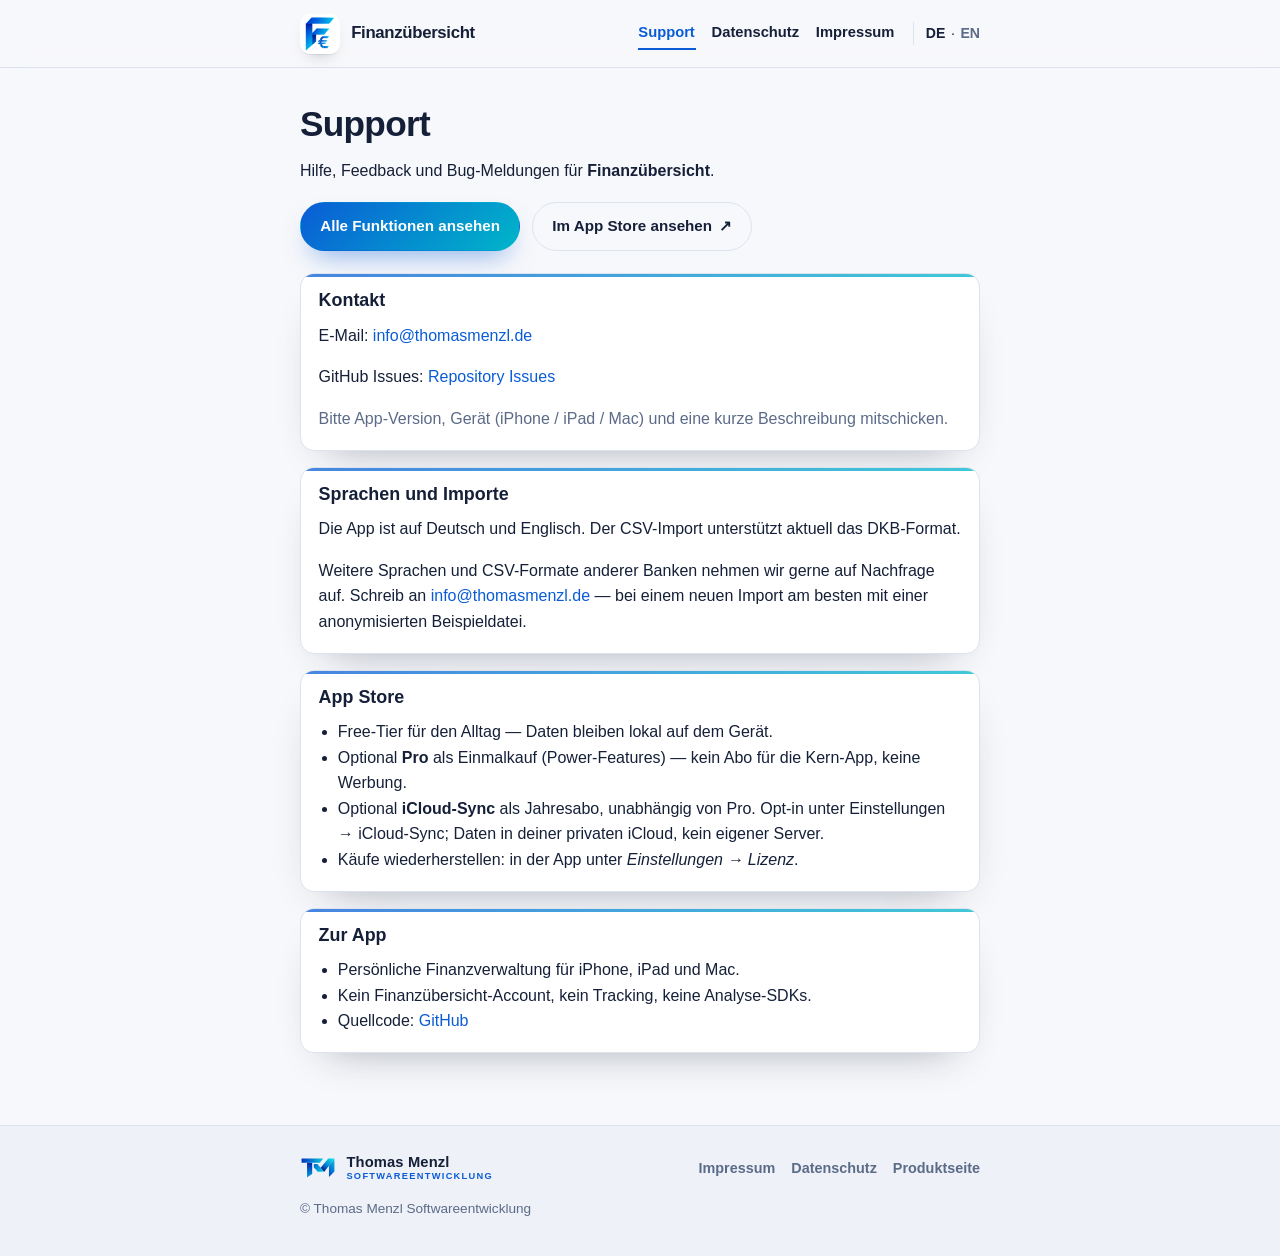
<file: index.html>
<!DOCTYPE html>
<html lang="de">
<head>
  <meta charset="utf-8" />
  <meta name="viewport" content="width=device-width, initial-scale=1" />
  <title>Finanzübersicht — Support</title>
  <meta name="description" content="Support, Hilfe und Kontakt für die App Finanzübersicht." />
  <meta name="color-scheme" content="light dark" />
  <meta name="theme-color" content="#f7f8fb" media="(prefers-color-scheme: light)" />
  <meta name="theme-color" content="#0b1020" media="(prefers-color-scheme: dark)" />
  <link rel="icon" href="assets/logo-thomas-menzl-icon.svg" type="image/svg+xml" />
  <link rel="alternate icon" href="assets/favicon.png" type="image/png" />
  <link rel="apple-touch-icon" href="assets/apple-touch-icon.png" />
  <link rel="stylesheet" href="styles.css" />
  <link rel="alternate" hreflang="de" href="index.html" />
  <link rel="alternate" hreflang="en" href="en/index.html" />
</head>
<body>
  <a class="skip-link" href="#main">Zum Inhalt springen</a>

  <header class="site-header">
    <div class="header-inner">
      <a class="product-brand" href="index.html">
        <img class="app-mark" src="assets/app-icon.png" alt="" width="40" height="40" />
        <span class="product-name">Finanzübersicht</span>
      </a>
      <nav class="primary-nav" aria-label="Hauptnavigation">
        <a href="index.html" aria-current="page">Support</a>
        <a href="privacy.html">Datenschutz</a>
        <a href="impressum.html">Impressum</a>
        <span class="lang-switch" aria-label="Sprache">
          <a href="index.html" aria-current="true" lang="de">DE</a>
          <span aria-hidden="true">·</span>
          <a href="en/index.html" lang="en" hreflang="en">EN</a>
        </span>
      </nav>
    </div>
  </header>

  <main id="main" class="page">
    <div class="page-intro">
      <h1>Support</h1>
      <p>Hilfe, Feedback und Bug-Meldungen für <strong>Finanzübersicht</strong>.</p>
      <div class="cta-group">
        <a class="btn btn-primary" href="https://thomasmenzl.de/finanzuebersicht/">
          Alle Funktionen ansehen
        </a>
        <a class="btn btn-secondary" href="https://apps.apple.com/de/app/meine-finanzübersicht/id6796250291">
          Im App Store ansehen <span aria-hidden="true">↗</span>
        </a>
      </div>
    </div>

    <section class="content-card">
      <h2>Kontakt</h2>
      <p>
        E-Mail:
        <a href="mailto:info@thomasmenzl.de">info@thomasmenzl.de</a>
      </p>
      <p>
        GitHub Issues:
        <a href="https://github.com/Thomas-Menzl-Softwareentwicklung/finanzuebersicht/issues">Repository Issues</a>
      </p>
      <p class="muted">Bitte App-Version, Gerät (iPhone / iPad / Mac) und eine kurze Beschreibung mitschicken.</p>
    </section>

    <section class="content-card">
      <h2>Sprachen und Importe</h2>
      <p>Die App ist auf Deutsch und Englisch. Der CSV-Import unterstützt aktuell das DKB-Format.</p>
      <p>Weitere Sprachen und CSV-Formate anderer Banken nehmen wir gerne auf Nachfrage auf. Schreib an <a href="mailto:info@thomasmenzl.de?subject=Finanz%C3%BCbersicht%20Sprache">info@thomasmenzl.de</a> — bei einem neuen Import am besten mit einer anonymisierten Beispieldatei.</p>
    </section>

    <section class="content-card">
      <h2>App Store</h2>
      <ul>
        <li>Free-Tier für den Alltag — Daten bleiben lokal auf dem Gerät.</li>
        <li>Optional <strong>Pro</strong> als Einmalkauf (Power-Features) — kein Abo für die Kern-App, keine Werbung.</li>
        <li>Optional <strong>iCloud-Sync</strong> als Jahresabo, unabhängig von Pro. Opt-in unter Einstellungen → iCloud-Sync; Daten in deiner privaten iCloud, kein eigener Server.</li>
        <li>Käufe wiederherstellen: in der App unter <em>Einstellungen → Lizenz</em>.</li>
      </ul>
    </section>

    <section class="content-card">
      <h2>Zur App</h2>
      <ul>
        <li>Persönliche Finanzverwaltung für iPhone, iPad und Mac.</li>
        <li>Kein Finanzübersicht-Account, kein Tracking, keine Analyse-SDKs.</li>
        <li>Quellcode: <a href="https://github.com/Thomas-Menzl-Softwareentwicklung/finanzuebersicht">GitHub</a></li>
      </ul>
    </section>
  </main>

  <footer class="site-footer">
    <div class="footer-inner">
      <a class="brand" href="https://thomasmenzl.de/" aria-label="Thomas Menzl Softwareentwicklung">
        <img class="brand-mark" src="assets/logo-thomas-menzl-icon.svg" alt="" width="50" height="30" />
        <span class="brand-text">
          <span class="brand-name">Thomas Menzl</span>
          <span class="brand-sub">Softwareentwicklung</span>
        </span>
      </a>
      <nav class="footer-nav" aria-label="Footer-Navigation">
        <a href="impressum.html">Impressum</a>
        <a href="privacy.html">Datenschutz</a>
        <a href="https://thomasmenzl.de/finanzuebersicht/">Produktseite</a>
      </nav>
      <p class="footer-copy">© Thomas Menzl Softwareentwicklung</p>
    </div>
  </footer>
</body>
</html>
</file>
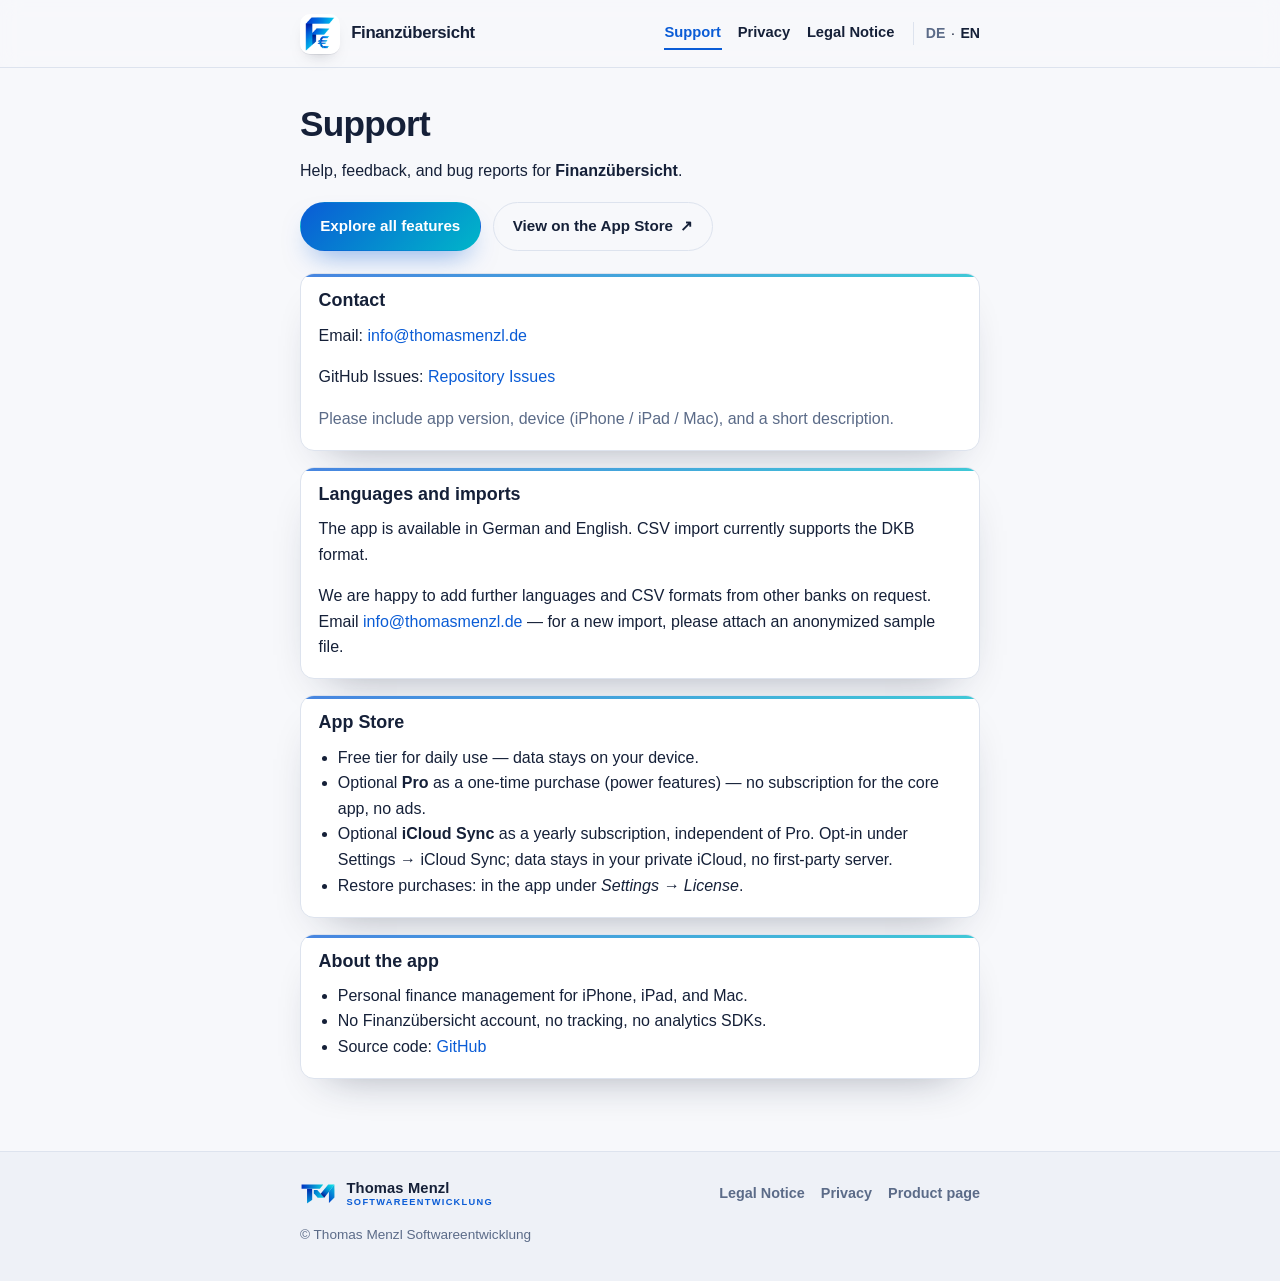
<file: en/index.html>
<!DOCTYPE html>
<html lang="en">
<head>
  <meta charset="utf-8" />
  <meta name="viewport" content="width=device-width, initial-scale=1" />
  <title>Finanzübersicht — Support</title>
  <meta name="description" content="Support, help, and contact for the Finanzübersicht app." />
  <meta name="color-scheme" content="light dark" />
  <meta name="theme-color" content="#f7f8fb" media="(prefers-color-scheme: light)" />
  <meta name="theme-color" content="#0b1020" media="(prefers-color-scheme: dark)" />
  <link rel="icon" href="../assets/logo-thomas-menzl-icon.svg" type="image/svg+xml" />
  <link rel="alternate icon" href="../assets/favicon.png" type="image/png" />
  <link rel="apple-touch-icon" href="../assets/apple-touch-icon.png" />
  <link rel="stylesheet" href="../styles.css" />
  <link rel="alternate" hreflang="de" href="../index.html" />
  <link rel="alternate" hreflang="en" href="index.html" />
</head>
<body>
  <a class="skip-link" href="#main">Skip to content</a>

  <header class="site-header">
    <div class="header-inner">
      <a class="product-brand" href="index.html">
        <img class="app-mark" src="../assets/app-icon.png" alt="" width="40" height="40" />
        <span class="product-name">Finanzübersicht</span>
      </a>
      <nav class="primary-nav" aria-label="Main navigation">
        <a href="index.html" aria-current="page">Support</a>
        <a href="privacy.html">Privacy</a>
        <a href="impressum.html">Legal Notice</a>
        <span class="lang-switch" aria-label="Language">
          <a href="../index.html" lang="de" hreflang="de">DE</a>
          <span aria-hidden="true">·</span>
          <a href="index.html" aria-current="true" lang="en">EN</a>
        </span>
      </nav>
    </div>
  </header>

  <main id="main" class="page">
    <div class="page-intro">
      <h1>Support</h1>
      <p>Help, feedback, and bug reports for <strong>Finanzübersicht</strong>.</p>
      <div class="cta-group">
        <a class="btn btn-primary" href="https://thomasmenzl.de/finanzuebersicht/en/">
          Explore all features
        </a>
        <a class="btn btn-secondary" href="https://apps.apple.com/app/id6796250291">
          View on the App Store <span aria-hidden="true">↗</span>
        </a>
      </div>
    </div>

    <section class="content-card">
      <h2>Contact</h2>
      <p>
        Email:
        <a href="mailto:info@thomasmenzl.de">info@thomasmenzl.de</a>
      </p>
      <p>
        GitHub Issues:
        <a href="https://github.com/Thomas-Menzl-Softwareentwicklung/finanzuebersicht/issues">Repository Issues</a>
      </p>
      <p class="muted">Please include app version, device (iPhone / iPad / Mac), and a short description.</p>
    </section>

    <section class="content-card">
      <h2>Languages and imports</h2>
      <p>The app is available in German and English. CSV import currently supports the DKB format.</p>
      <p>We are happy to add further languages and CSV formats from other banks on request. Email <a href="mailto:info@thomasmenzl.de?subject=Finanz%C3%BCbersicht%20language">info@thomasmenzl.de</a> — for a new import, please attach an anonymized sample file.</p>
    </section>

    <section class="content-card">
      <h2>App Store</h2>
      <ul>
        <li>Free tier for daily use — data stays on your device.</li>
        <li>Optional <strong>Pro</strong> as a one-time purchase (power features) — no subscription for the core app, no ads.</li>
        <li>Optional <strong>iCloud Sync</strong> as a yearly subscription, independent of Pro. Opt-in under Settings → iCloud Sync; data stays in your private iCloud, no first-party server.</li>
        <li>Restore purchases: in the app under <em>Settings → License</em>.</li>
      </ul>
    </section>

    <section class="content-card">
      <h2>About the app</h2>
      <ul>
        <li>Personal finance management for iPhone, iPad, and Mac.</li>
        <li>No Finanzübersicht account, no tracking, no analytics SDKs.</li>
        <li>Source code: <a href="https://github.com/Thomas-Menzl-Softwareentwicklung/finanzuebersicht">GitHub</a></li>
      </ul>
    </section>
  </main>

  <footer class="site-footer">
    <div class="footer-inner">
      <a class="brand" href="https://thomasmenzl.de/" aria-label="Thomas Menzl Softwareentwicklung">
        <img class="brand-mark" src="../assets/logo-thomas-menzl-icon.svg" alt="" width="50" height="30" />
        <span class="brand-text">
          <span class="brand-name">Thomas Menzl</span>
          <span class="brand-sub">Softwareentwicklung</span>
        </span>
      </a>
      <nav class="footer-nav" aria-label="Footer navigation">
        <a href="impressum.html">Legal Notice</a>
        <a href="privacy.html">Privacy</a>
        <a href="https://thomasmenzl.de/finanzuebersicht/en/">Product page</a>
      </nav>
      <p class="footer-copy">© Thomas Menzl Softwareentwicklung</p>
    </div>
  </footer>
</body>
</html>
</file>
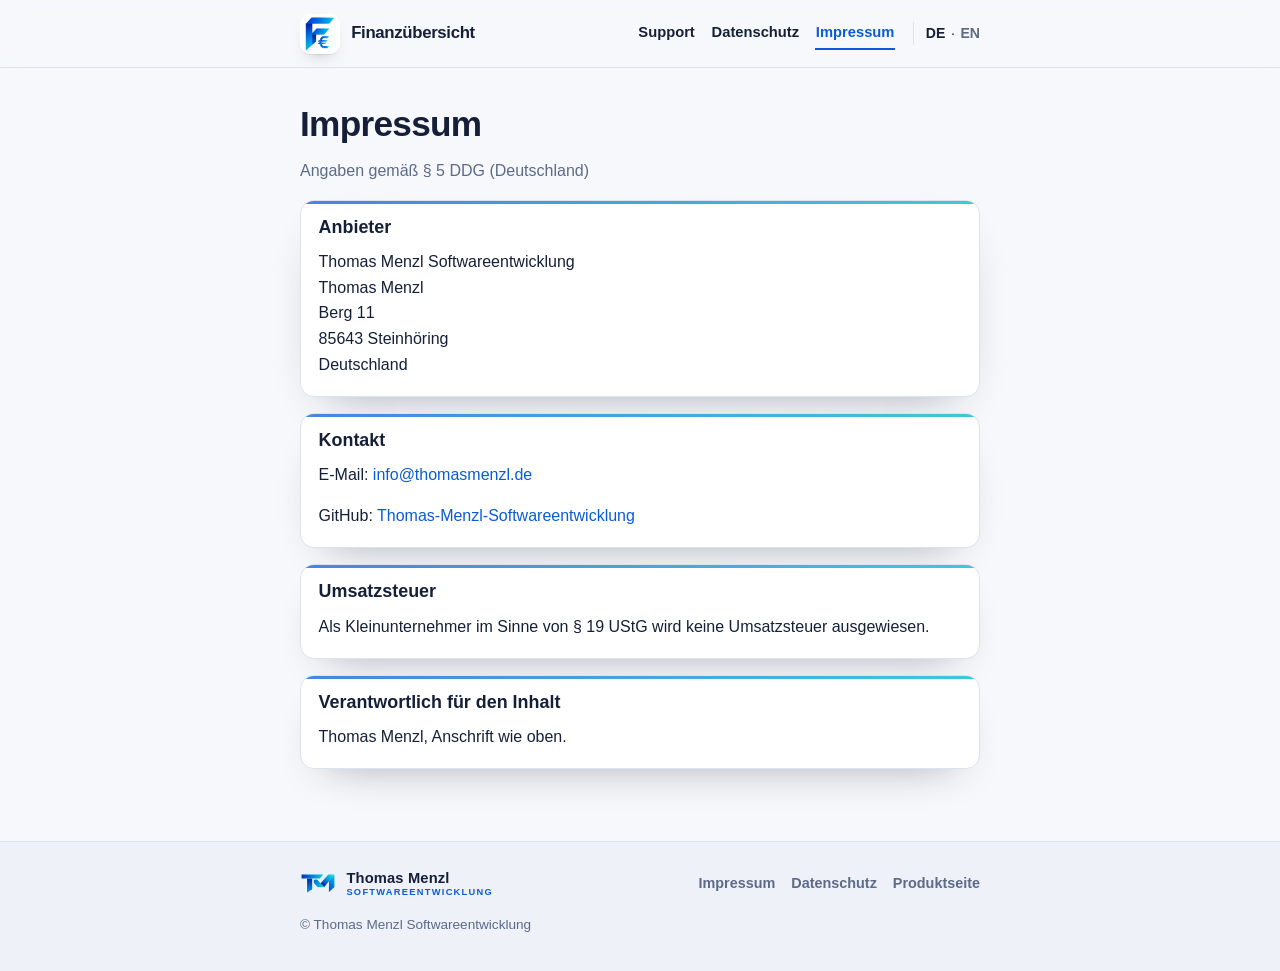
<file: impressum.html>
<!DOCTYPE html>
<html lang="de">
<head>
  <meta charset="utf-8" />
  <meta name="viewport" content="width=device-width, initial-scale=1" />
  <title>Impressum — Thomas Menzl Softwareentwicklung</title>
  <meta name="description" content="Impressum für Finanzübersicht / Thomas Menzl Softwareentwicklung." />
  <meta name="color-scheme" content="light dark" />
  <meta name="theme-color" content="#f7f8fb" media="(prefers-color-scheme: light)" />
  <meta name="theme-color" content="#0b1020" media="(prefers-color-scheme: dark)" />
  <link rel="icon" href="assets/logo-thomas-menzl-icon.svg" type="image/svg+xml" />
  <link rel="alternate icon" href="assets/favicon.png" type="image/png" />
  <link rel="apple-touch-icon" href="assets/apple-touch-icon.png" />
  <link rel="stylesheet" href="styles.css" />
  <link rel="alternate" hreflang="de" href="impressum.html" />
  <link rel="alternate" hreflang="en" href="en/impressum.html" />
</head>
<body>
  <a class="skip-link" href="#main">Zum Inhalt springen</a>

  <header class="site-header">
    <div class="header-inner">
      <a class="product-brand" href="index.html">
        <img class="app-mark" src="assets/app-icon.png" alt="" width="40" height="40" />
        <span class="product-name">Finanzübersicht</span>
      </a>
      <nav class="primary-nav" aria-label="Hauptnavigation">
        <a href="index.html">Support</a>
        <a href="privacy.html">Datenschutz</a>
        <a href="impressum.html" aria-current="page">Impressum</a>
        <span class="lang-switch" aria-label="Sprache">
          <a href="impressum.html" aria-current="true" lang="de">DE</a>
          <span aria-hidden="true">·</span>
          <a href="en/impressum.html" lang="en" hreflang="en">EN</a>
        </span>
      </nav>
    </div>
  </header>

  <main id="main" class="page">
    <h1>Impressum</h1>
    <p class="muted">Angaben gemäß § 5 DDG (Deutschland)</p>

    <section class="content-card">
      <h2>Anbieter</h2>
      <p>
        Thomas Menzl Softwareentwicklung<br />
        Thomas Menzl<br />
        Berg 11<br />
        85643 Steinhöring<br />
        Deutschland
      </p>
    </section>

    <section class="content-card">
      <h2>Kontakt</h2>
      <p>
        E-Mail:
        <a href="mailto:info@thomasmenzl.de">info@thomasmenzl.de</a>
      </p>
      <p>
        GitHub:
        <a href="https://github.com/Thomas-Menzl-Softwareentwicklung">Thomas-Menzl-Softwareentwicklung</a>
      </p>
    </section>

    <section class="content-card">
      <h2>Umsatzsteuer</h2>
      <p>
        Als Kleinunternehmer im Sinne von § 19 UStG wird keine Umsatzsteuer ausgewiesen.
      </p>
    </section>

    <section class="content-card">
      <h2>Verantwortlich für den Inhalt</h2>
      <p>Thomas Menzl, Anschrift wie oben.</p>
    </section>
  </main>

  <footer class="site-footer">
    <div class="footer-inner">
      <a class="brand" href="https://thomasmenzl.de/" aria-label="Thomas Menzl Softwareentwicklung">
        <img class="brand-mark" src="assets/logo-thomas-menzl-icon.svg" alt="" width="50" height="30" />
        <span class="brand-text">
          <span class="brand-name">Thomas Menzl</span>
          <span class="brand-sub">Softwareentwicklung</span>
        </span>
      </a>
      <nav class="footer-nav" aria-label="Footer-Navigation">
        <a href="impressum.html">Impressum</a>
        <a href="privacy.html">Datenschutz</a>
        <a href="https://thomasmenzl.de/finanzuebersicht/">Produktseite</a>
      </nav>
      <p class="footer-copy">© Thomas Menzl Softwareentwicklung</p>
    </div>
  </footer>
</body>
</html>
</file>
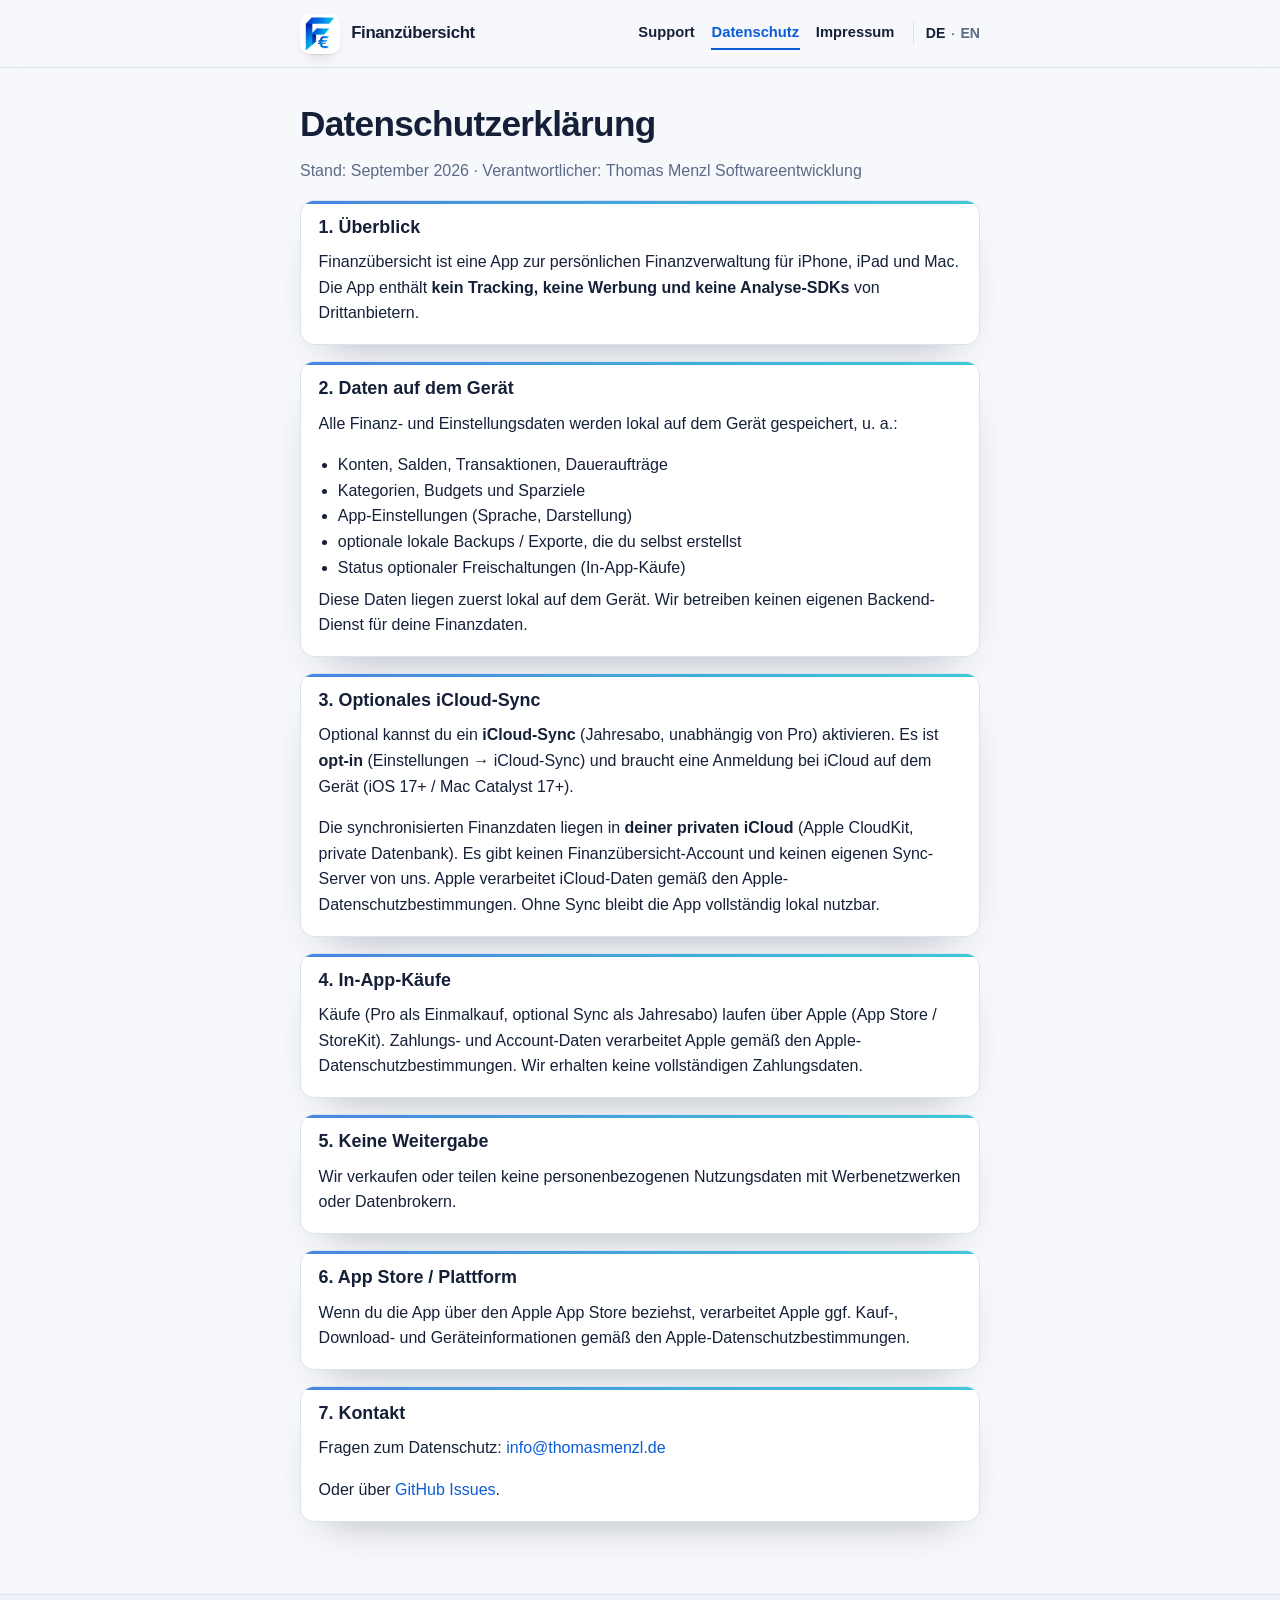
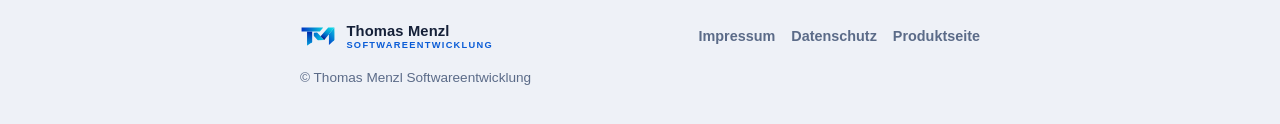
<file: privacy.html>
<!DOCTYPE html>
<html lang="de">
<head>
  <meta charset="utf-8" />
  <meta name="viewport" content="width=device-width, initial-scale=1" />
  <title>Finanzübersicht — Datenschutzerklärung</title>
  <meta name="description" content="Datenschutzerklärung der App Finanzübersicht." />
  <meta name="color-scheme" content="light dark" />
  <meta name="theme-color" content="#f7f8fb" media="(prefers-color-scheme: light)" />
  <meta name="theme-color" content="#0b1020" media="(prefers-color-scheme: dark)" />
  <link rel="icon" href="assets/logo-thomas-menzl-icon.svg" type="image/svg+xml" />
  <link rel="alternate icon" href="assets/favicon.png" type="image/png" />
  <link rel="apple-touch-icon" href="assets/apple-touch-icon.png" />
  <link rel="stylesheet" href="styles.css" />
  <link rel="alternate" hreflang="de" href="privacy.html" />
  <link rel="alternate" hreflang="en" href="en/privacy.html" />
</head>
<body>
  <a class="skip-link" href="#main">Zum Inhalt springen</a>

  <header class="site-header">
    <div class="header-inner">
      <a class="product-brand" href="index.html">
        <img class="app-mark" src="assets/app-icon.png" alt="" width="40" height="40" />
        <span class="product-name">Finanzübersicht</span>
      </a>
      <nav class="primary-nav" aria-label="Hauptnavigation">
        <a href="index.html">Support</a>
        <a href="privacy.html" aria-current="page">Datenschutz</a>
        <a href="impressum.html">Impressum</a>
        <span class="lang-switch" aria-label="Sprache">
          <a href="privacy.html" aria-current="true" lang="de">DE</a>
          <span aria-hidden="true">·</span>
          <a href="en/privacy.html" lang="en" hreflang="en">EN</a>
        </span>
      </nav>
    </div>
  </header>

  <main id="main" class="page">
    <h1>Datenschutzerklärung</h1>
    <p class="muted">Stand: September 2026 · Verantwortlicher: Thomas Menzl Softwareentwicklung</p>

    <section class="content-card">
      <h2>1. Überblick</h2>
      <p>
        Finanzübersicht ist eine App zur persönlichen Finanzverwaltung für iPhone, iPad und Mac.
        Die App enthält <strong>kein Tracking, keine Werbung und keine Analyse-SDKs</strong> von Drittanbietern.
      </p>
    </section>

    <section class="content-card">
      <h2>2. Daten auf dem Gerät</h2>
      <p>Alle Finanz- und Einstellungsdaten werden lokal auf dem Gerät gespeichert, u. a.:</p>
      <ul>
        <li>Konten, Salden, Transaktionen, Daueraufträge</li>
        <li>Kategorien, Budgets und Sparziele</li>
        <li>App-Einstellungen (Sprache, Darstellung)</li>
        <li>optionale lokale Backups / Exporte, die du selbst erstellst</li>
        <li>Status optionaler Freischaltungen (In‑App‑Käufe)</li>
      </ul>
      <p>
        Diese Daten liegen zuerst lokal auf dem Gerät. Wir betreiben keinen eigenen
        Backend-Dienst für deine Finanzdaten.
      </p>
    </section>

    <section class="content-card">
      <h2>3. Optionales iCloud-Sync</h2>
      <p>
        Optional kannst du ein <strong>iCloud-Sync</strong> (Jahresabo, unabhängig von Pro) aktivieren.
        Es ist <strong>opt-in</strong> (Einstellungen → iCloud-Sync) und braucht eine Anmeldung bei
        iCloud auf dem Gerät (iOS 17+ / Mac Catalyst 17+).
      </p>
      <p>
        Die synchronisierten Finanzdaten liegen in <strong>deiner privaten iCloud</strong>
        (Apple CloudKit, private Datenbank). Es gibt keinen Finanzübersicht-Account und keinen
        eigenen Sync-Server von uns. Apple verarbeitet iCloud-Daten gemäß den
        Apple-Datenschutzbestimmungen. Ohne Sync bleibt die App vollständig lokal nutzbar.
      </p>
    </section>

    <section class="content-card">
      <h2>4. In‑App‑Käufe</h2>
      <p>
        Käufe (Pro als Einmalkauf, optional Sync als Jahresabo) laufen über Apple
        (App Store / StoreKit). Zahlungs- und Account-Daten verarbeitet Apple gemäß den
        Apple-Datenschutzbestimmungen. Wir erhalten keine vollständigen Zahlungsdaten.
      </p>
    </section>

    <section class="content-card">
      <h2>5. Keine Weitergabe</h2>
      <p>Wir verkaufen oder teilen keine personenbezogenen Nutzungsdaten mit Werbenetzwerken oder Datenbrokern.</p>
    </section>

    <section class="content-card">
      <h2>6. App Store / Plattform</h2>
      <p>
        Wenn du die App über den Apple App Store beziehst, verarbeitet Apple ggf. Kauf-,
        Download- und Geräteinformationen gemäß den Apple-Datenschutzbestimmungen.
      </p>
    </section>

    <section class="content-card">
      <h2>7. Kontakt</h2>
      <p>
        Fragen zum Datenschutz:
        <a href="mailto:info@thomasmenzl.de">info@thomasmenzl.de</a>
      </p>
      <p>
        Oder über
        <a href="https://github.com/Thomas-Menzl-Softwareentwicklung/finanzuebersicht/issues">GitHub Issues</a>.
      </p>
    </section>
  </main>

  <footer class="site-footer">
    <div class="footer-inner">
      <a class="brand" href="https://thomasmenzl.de/" aria-label="Thomas Menzl Softwareentwicklung">
        <img class="brand-mark" src="assets/logo-thomas-menzl-icon.svg" alt="" width="50" height="30" />
        <span class="brand-text">
          <span class="brand-name">Thomas Menzl</span>
          <span class="brand-sub">Softwareentwicklung</span>
        </span>
      </a>
      <nav class="footer-nav" aria-label="Footer-Navigation">
        <a href="impressum.html">Impressum</a>
        <a href="privacy.html">Datenschutz</a>
        <a href="https://thomasmenzl.de/finanzuebersicht/">Produktseite</a>
      </nav>
      <p class="footer-copy">© Thomas Menzl Softwareentwicklung</p>
    </div>
  </footer>
</body>
</html>
</file>
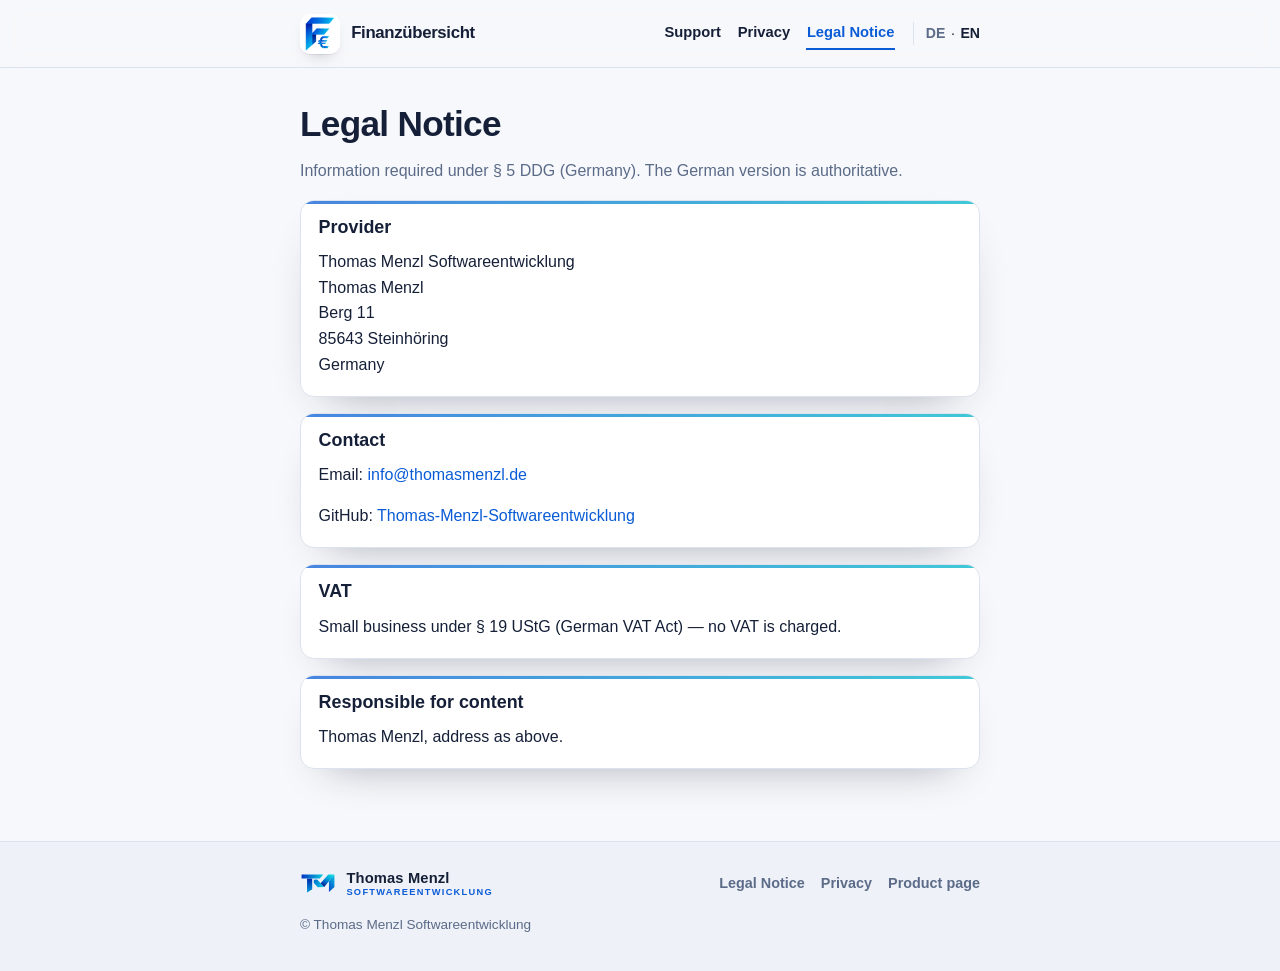
<file: en/impressum.html>
<!DOCTYPE html>
<html lang="en">
<head>
  <meta charset="utf-8" />
  <meta name="viewport" content="width=device-width, initial-scale=1" />
  <title>Legal Notice — Thomas Menzl Softwareentwicklung</title>
  <meta name="description" content="Legal notice for Finanzübersicht / Thomas Menzl Softwareentwicklung." />
  <meta name="color-scheme" content="light dark" />
  <meta name="theme-color" content="#f7f8fb" media="(prefers-color-scheme: light)" />
  <meta name="theme-color" content="#0b1020" media="(prefers-color-scheme: dark)" />
  <link rel="icon" href="../assets/logo-thomas-menzl-icon.svg" type="image/svg+xml" />
  <link rel="alternate icon" href="../assets/favicon.png" type="image/png" />
  <link rel="apple-touch-icon" href="../assets/apple-touch-icon.png" />
  <link rel="stylesheet" href="../styles.css" />
  <link rel="alternate" hreflang="de" href="../impressum.html" />
  <link rel="alternate" hreflang="en" href="impressum.html" />
</head>
<body>
  <a class="skip-link" href="#main">Skip to content</a>

  <header class="site-header">
    <div class="header-inner">
      <a class="product-brand" href="index.html">
        <img class="app-mark" src="../assets/app-icon.png" alt="" width="40" height="40" />
        <span class="product-name">Finanzübersicht</span>
      </a>
      <nav class="primary-nav" aria-label="Main navigation">
        <a href="index.html">Support</a>
        <a href="privacy.html">Privacy</a>
        <a href="impressum.html" aria-current="page">Legal Notice</a>
        <span class="lang-switch" aria-label="Language">
          <a href="../impressum.html" lang="de" hreflang="de">DE</a>
          <span aria-hidden="true">·</span>
          <a href="impressum.html" aria-current="true" lang="en">EN</a>
        </span>
      </nav>
    </div>
  </header>

  <main id="main" class="page">
    <h1>Legal Notice</h1>
    <p class="muted">Information required under § 5 DDG (Germany). The German version is authoritative.</p>

    <section class="content-card">
      <h2>Provider</h2>
      <p>
        Thomas Menzl Softwareentwicklung<br />
        Thomas Menzl<br />
        Berg 11<br />
        85643 Steinhöring<br />
        Germany
      </p>
    </section>

    <section class="content-card">
      <h2>Contact</h2>
      <p>
        Email:
        <a href="mailto:info@thomasmenzl.de">info@thomasmenzl.de</a>
      </p>
      <p>
        GitHub:
        <a href="https://github.com/Thomas-Menzl-Softwareentwicklung">Thomas-Menzl-Softwareentwicklung</a>
      </p>
    </section>

    <section class="content-card">
      <h2>VAT</h2>
      <p>
        Small business under § 19 UStG (German VAT Act) — no VAT is charged.
      </p>
    </section>

    <section class="content-card">
      <h2>Responsible for content</h2>
      <p>Thomas Menzl, address as above.</p>
    </section>
  </main>

  <footer class="site-footer">
    <div class="footer-inner">
      <a class="brand" href="https://thomasmenzl.de/" aria-label="Thomas Menzl Softwareentwicklung">
        <img class="brand-mark" src="../assets/logo-thomas-menzl-icon.svg" alt="" width="50" height="30" />
        <span class="brand-text">
          <span class="brand-name">Thomas Menzl</span>
          <span class="brand-sub">Softwareentwicklung</span>
        </span>
      </a>
      <nav class="footer-nav" aria-label="Footer navigation">
        <a href="impressum.html">Legal Notice</a>
        <a href="privacy.html">Privacy</a>
        <a href="https://thomasmenzl.de/finanzuebersicht/en/">Product page</a>
      </nav>
      <p class="footer-copy">© Thomas Menzl Softwareentwicklung</p>
    </div>
  </footer>
</body>
</html>
</file>
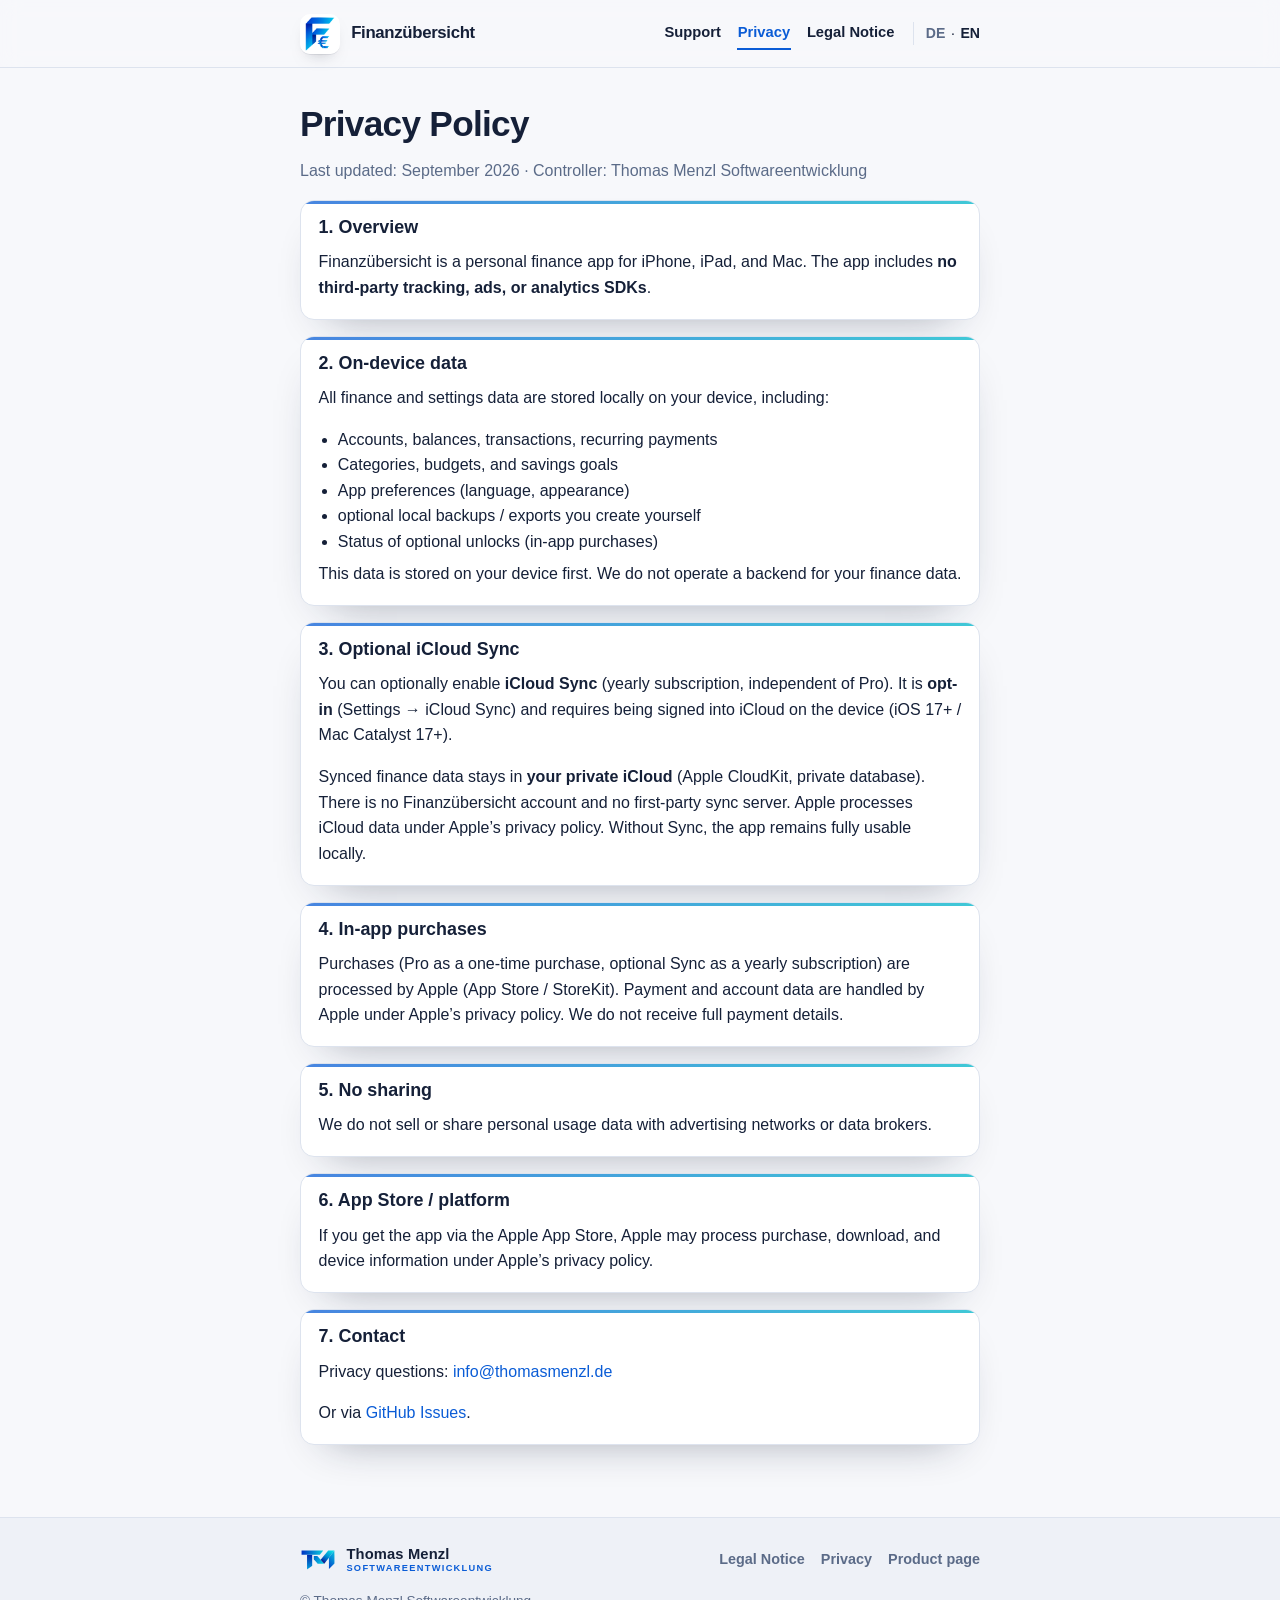
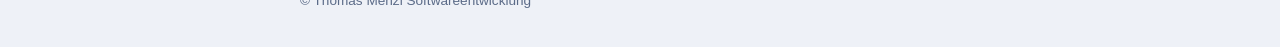
<file: en/privacy.html>
<!DOCTYPE html>
<html lang="en">
<head>
  <meta charset="utf-8" />
  <meta name="viewport" content="width=device-width, initial-scale=1" />
  <title>Finanzübersicht — Privacy Policy</title>
  <meta name="description" content="Privacy policy for the Finanzübersicht app." />
  <meta name="color-scheme" content="light dark" />
  <meta name="theme-color" content="#f7f8fb" media="(prefers-color-scheme: light)" />
  <meta name="theme-color" content="#0b1020" media="(prefers-color-scheme: dark)" />
  <link rel="icon" href="../assets/logo-thomas-menzl-icon.svg" type="image/svg+xml" />
  <link rel="alternate icon" href="../assets/favicon.png" type="image/png" />
  <link rel="apple-touch-icon" href="../assets/apple-touch-icon.png" />
  <link rel="stylesheet" href="../styles.css" />
  <link rel="alternate" hreflang="de" href="../privacy.html" />
  <link rel="alternate" hreflang="en" href="privacy.html" />
</head>
<body>
  <a class="skip-link" href="#main">Skip to content</a>

  <header class="site-header">
    <div class="header-inner">
      <a class="product-brand" href="index.html">
        <img class="app-mark" src="../assets/app-icon.png" alt="" width="40" height="40" />
        <span class="product-name">Finanzübersicht</span>
      </a>
      <nav class="primary-nav" aria-label="Main navigation">
        <a href="index.html">Support</a>
        <a href="privacy.html" aria-current="page">Privacy</a>
        <a href="impressum.html">Legal Notice</a>
        <span class="lang-switch" aria-label="Language">
          <a href="../privacy.html" lang="de" hreflang="de">DE</a>
          <span aria-hidden="true">·</span>
          <a href="privacy.html" aria-current="true" lang="en">EN</a>
        </span>
      </nav>
    </div>
  </header>

  <main id="main" class="page">
    <h1>Privacy Policy</h1>
    <p class="muted">Last updated: September 2026 · Controller: Thomas Menzl Softwareentwicklung</p>

    <section class="content-card">
      <h2>1. Overview</h2>
      <p>
        Finanzübersicht is a personal finance app for iPhone, iPad, and Mac.
        The app includes <strong>no third-party tracking, ads, or analytics SDKs</strong>.
      </p>
    </section>

    <section class="content-card">
      <h2>2. On-device data</h2>
      <p>All finance and settings data are stored locally on your device, including:</p>
      <ul>
        <li>Accounts, balances, transactions, recurring payments</li>
        <li>Categories, budgets, and savings goals</li>
        <li>App preferences (language, appearance)</li>
        <li>optional local backups / exports you create yourself</li>
        <li>Status of optional unlocks (in-app purchases)</li>
      </ul>
      <p>
        This data is stored on your device first. We do not operate a backend
        for your finance data.
      </p>
    </section>

    <section class="content-card">
      <h2>3. Optional iCloud Sync</h2>
      <p>
        You can optionally enable <strong>iCloud Sync</strong> (yearly subscription, independent of Pro).
        It is <strong>opt-in</strong> (Settings → iCloud Sync) and requires being signed into iCloud
        on the device (iOS 17+ / Mac Catalyst 17+).
      </p>
      <p>
        Synced finance data stays in <strong>your private iCloud</strong>
        (Apple CloudKit, private database). There is no Finanzübersicht account and no
        first-party sync server. Apple processes iCloud data under Apple’s privacy policy.
        Without Sync, the app remains fully usable locally.
      </p>
    </section>

    <section class="content-card">
      <h2>4. In-app purchases</h2>
      <p>
        Purchases (Pro as a one-time purchase, optional Sync as a yearly subscription) are processed
        by Apple (App Store / StoreKit). Payment and account data are handled by Apple under Apple’s
        privacy policy. We do not receive full payment details.
      </p>
    </section>

    <section class="content-card">
      <h2>5. No sharing</h2>
      <p>We do not sell or share personal usage data with advertising networks or data brokers.</p>
    </section>

    <section class="content-card">
      <h2>6. App Store / platform</h2>
      <p>
        If you get the app via the Apple App Store, Apple may process purchase, download, and
        device information under Apple’s privacy policy.
      </p>
    </section>

    <section class="content-card">
      <h2>7. Contact</h2>
      <p>
        Privacy questions:
        <a href="mailto:info@thomasmenzl.de">info@thomasmenzl.de</a>
      </p>
      <p>
        Or via
        <a href="https://github.com/Thomas-Menzl-Softwareentwicklung/finanzuebersicht/issues">GitHub Issues</a>.
      </p>
    </section>
  </main>

  <footer class="site-footer">
    <div class="footer-inner">
      <a class="brand" href="https://thomasmenzl.de/" aria-label="Thomas Menzl Softwareentwicklung">
        <img class="brand-mark" src="../assets/logo-thomas-menzl-icon.svg" alt="" width="50" height="30" />
        <span class="brand-text">
          <span class="brand-name">Thomas Menzl</span>
          <span class="brand-sub">Softwareentwicklung</span>
        </span>
      </a>
      <nav class="footer-nav" aria-label="Footer navigation">
        <a href="impressum.html">Legal Notice</a>
        <a href="privacy.html">Privacy</a>
        <a href="https://thomasmenzl.de/finanzuebersicht/en/">Product page</a>
      </nav>
      <p class="footer-copy">© Thomas Menzl Softwareentwicklung</p>
    </div>
  </footer>
</body>
</html>
</file>
<file: styles.css>
/*
  Finanzübersicht support site
  Visual system aligned with thomasmenzl.de (shared tokens, brand, buttons).
*/

:root {
  color-scheme: light dark;

  --bg: #f7f8fb;
  --bg-alt: #eef1f7;
  --fg: #152038;
  --muted: #5b6b88;
  --line: #dde3ee;
  --card-bg: #ffffff;

  --accent: #0a5cd6;
  --accent-2: #00b6c9;
  --accent-contrast: #ffffff;
  --focus-ring: #0a5cd6;

  --radius: 14px;
  --radius-sm: 8px;
  --shadow-card: 0 20px 45px -28px rgba(21, 32, 56, 0.45);

  --container: 720px;
  --font: -apple-system, BlinkMacSystemFont, "Segoe UI", Roboto, "Helvetica Neue", Arial, sans-serif;
}

@media (prefers-color-scheme: dark) {
  :root {
    --bg: #0b1020;
    --bg-alt: #0f1526;
    --fg: #e8eefc;
    --muted: #9aa8c7;
    --line: #232d47;
    --card-bg: #131a2e;

    --accent: #4da8ff;
    --accent-2: #35e0e6;
    --accent-contrast: #071022;
    --focus-ring: #4da8ff;

    --shadow-card: 0 20px 45px -22px rgba(0, 0, 0, 0.6);
  }
}

* {
  box-sizing: border-box;
}

html {
  -webkit-text-size-adjust: 100%;
}

body {
  margin: 0;
  background: var(--bg);
  color: var(--fg);
  font-family: var(--font);
  line-height: 1.6;
  font-size: 16px;
  -webkit-font-smoothing: antialiased;
}

img {
  display: block;
  max-width: 100%;
  height: auto;
}

h1,
h2 {
  line-height: 1.2;
  margin: 0 0 0.6em;
}

h1 {
  font-size: clamp(1.8rem, 4vw, 2.2rem);
  font-weight: 800;
  letter-spacing: -0.02em;
  margin: 0.15rem 0 0.85rem;
}

h2 {
  font-size: 1.12rem;
  font-weight: 800;
  margin-top: 0;
}

p {
  margin: 0 0 1em;
}

a {
  color: var(--accent);
  text-decoration: none;
}

a:hover {
  text-decoration: underline;
}

a:focus-visible {
  outline: 3px solid var(--focus-ring);
  outline-offset: 3px;
  border-radius: var(--radius-sm);
}

ul {
  margin: 0 0 0.4em;
  padding-left: 1.2rem;
}

.muted {
  color: var(--muted);
}

.sr-only {
  position: absolute;
  width: 1px;
  height: 1px;
  padding: 0;
  margin: -1px;
  overflow: hidden;
  clip: rect(0, 0, 0, 0);
  white-space: nowrap;
  border: 0;
}

.skip-link {
  position: absolute;
  left: -999px;
  top: 0;
  background: var(--accent);
  color: var(--accent-contrast);
  padding: 0.7rem 1.1rem;
  border-radius: 0 0 var(--radius-sm) 0;
  z-index: 1000;
  font-weight: 600;
}

.skip-link:focus {
  left: 0;
}

/* ---------- Layout ---------- */

.site-header {
  position: sticky;
  top: 0;
  z-index: 100;
  background: color-mix(in srgb, var(--bg) 88%, transparent);
  backdrop-filter: saturate(140%) blur(10px);
  border-bottom: 1px solid var(--line);
}

.header-inner,
.page,
.footer-inner {
  max-width: var(--container);
  margin: 0 auto;
  padding: 0 1.25rem;
}

.header-inner {
  display: flex;
  align-items: center;
  justify-content: space-between;
  gap: 1rem;
  padding-top: 0.85rem;
  padding-bottom: 0.85rem;
}

.page {
  padding: 2rem 1.25rem 3.5rem;
}

/* ---------- Product brand (header) ---------- */

.product-brand {
  display: inline-flex;
  align-items: center;
  gap: 0.7rem;
  color: var(--fg);
  text-decoration: none;
  min-width: 0;
}

.product-brand:hover {
  text-decoration: none;
}

.app-mark {
  width: 40px;
  height: 40px;
  border-radius: 10px;
  flex-shrink: 0;
  box-shadow:
    0 1px 0 color-mix(in srgb, var(--fg) 8%, transparent),
    0 8px 18px -12px rgba(15, 23, 42, 0.55);
}

.product-name {
  font-weight: 800;
  font-size: 1.05rem;
  letter-spacing: -0.02em;
}

/* ---------- Nav ---------- */

.primary-nav {
  display: flex;
  align-items: center;
  gap: 0.95rem;
  flex-wrap: wrap;
  justify-content: flex-end;
}

.primary-nav > a {
  color: var(--fg);
  font-weight: 600;
  font-size: 0.92rem;
  padding: 0.25rem 0.05rem;
  border-bottom: 2px solid transparent;
}

.primary-nav > a:hover,
.primary-nav > a[aria-current="page"] {
  color: var(--accent);
  text-decoration: none;
  border-bottom-color: var(--accent);
}

.lang-switch {
  display: inline-flex;
  gap: 0.35rem;
  align-items: center;
  margin-left: 0.15rem;
  padding-left: 0.75rem;
  border-left: 1px solid var(--line);
  font-size: 0.88rem;
}

.lang-switch a {
  color: var(--muted);
  font-weight: 600;
}

.lang-switch a[aria-current="true"] {
  color: var(--fg);
  font-weight: 700;
  text-decoration: none;
  pointer-events: none;
}

.lang-switch a:hover {
  color: var(--accent);
}

/* ---------- Intro / CTAs ---------- */

.page-intro {
  margin-bottom: 1.4rem;
}

.cta-group {
  display: flex;
  gap: 0.75rem;
  flex-wrap: wrap;
  margin: 1.1rem 0 1.25rem;
}

.btn {
  display: inline-flex;
  align-items: center;
  justify-content: center;
  gap: 0.45rem;
  padding: 0.72rem 1.2rem;
  border-radius: 999px;
  font-weight: 700;
  font-size: 0.95rem;
  border: 1px solid transparent;
  cursor: pointer;
  transition: transform 0.15s ease, box-shadow 0.15s ease, background 0.15s ease, color 0.15s ease;
}

.btn:hover {
  text-decoration: none;
  transform: translateY(-1px);
}

.btn-primary {
  background: linear-gradient(135deg, var(--accent) 0%, var(--accent-2) 100%);
  color: #ffffff;
  box-shadow: 0 14px 28px -12px color-mix(in srgb, var(--accent) 55%, transparent);
}

.btn-primary:hover {
  box-shadow: 0 18px 32px -12px color-mix(in srgb, var(--accent) 65%, transparent);
  color: #ffffff;
}

.btn-secondary {
  background: transparent;
  color: var(--fg);
  border-color: var(--line);
}

.btn-secondary:hover {
  border-color: var(--accent);
  color: var(--accent);
}

/* ---------- Content cards ---------- */

.content-card {
  background: var(--card-bg);
  border: 1px solid var(--line);
  border-radius: var(--radius);
  padding: 1rem 1.1rem 1.15rem;
  margin: 1rem 0;
  box-shadow: var(--shadow-card);
  position: relative;
  overflow: hidden;
}

.content-card::before {
  content: "";
  position: absolute;
  top: 0;
  left: 0;
  right: 0;
  height: 3px;
  background: linear-gradient(90deg, var(--accent), var(--accent-2));
  opacity: 0.75;
}

.content-card > :last-child {
  margin-bottom: 0;
}

/* ---------- Footer / developer brand ---------- */

.site-footer {
  border-top: 1px solid var(--line);
  padding: 1.75rem 0 2.25rem;
  background: var(--bg-alt);
}

.footer-inner {
  display: flex;
  flex-wrap: wrap;
  align-items: center;
  justify-content: space-between;
  gap: 1rem 1.5rem;
}

.brand {
  display: inline-flex;
  align-items: center;
  gap: 0.65rem;
  color: var(--fg);
  text-decoration: none;
}

.brand:hover {
  text-decoration: none;
}

.brand-mark {
  width: 36px;
  height: auto;
  flex-shrink: 0;
}

.brand-text {
  display: flex;
  flex-direction: column;
  line-height: 1.15;
}

.brand-name {
  font-weight: 800;
  font-size: 0.92rem;
  letter-spacing: 0.01em;
  color: var(--fg);
}

.brand-sub {
  font-weight: 700;
  font-size: 0.58rem;
  letter-spacing: 0.14em;
  text-transform: uppercase;
  color: var(--accent);
}

.footer-nav {
  display: flex;
  flex-wrap: wrap;
  gap: 1rem;
}

.footer-nav a {
  color: var(--muted);
  font-size: 0.9rem;
  font-weight: 600;
}

.footer-nav a:hover {
  color: var(--accent);
}

.footer-copy {
  margin: 0;
  width: 100%;
  color: var(--muted);
  font-size: 0.85rem;
  border-top: 1px solid var(--line);
  padding-top: 1rem;
}

@media (min-width: 640px) {
  .footer-copy {
    width: auto;
    border-top: none;
    padding-top: 0;
    order: 3;
    flex-basis: 100%;
  }
}

@media (max-width: 640px) {
  .header-inner {
    align-items: flex-start;
    flex-direction: column;
  }

  .primary-nav {
    width: 100%;
    justify-content: flex-start;
  }
}

@media (prefers-reduced-motion: reduce) {
  * {
    transition-duration: 0.01ms !important;
    animation-duration: 0.01ms !important;
  }
}
</file>
